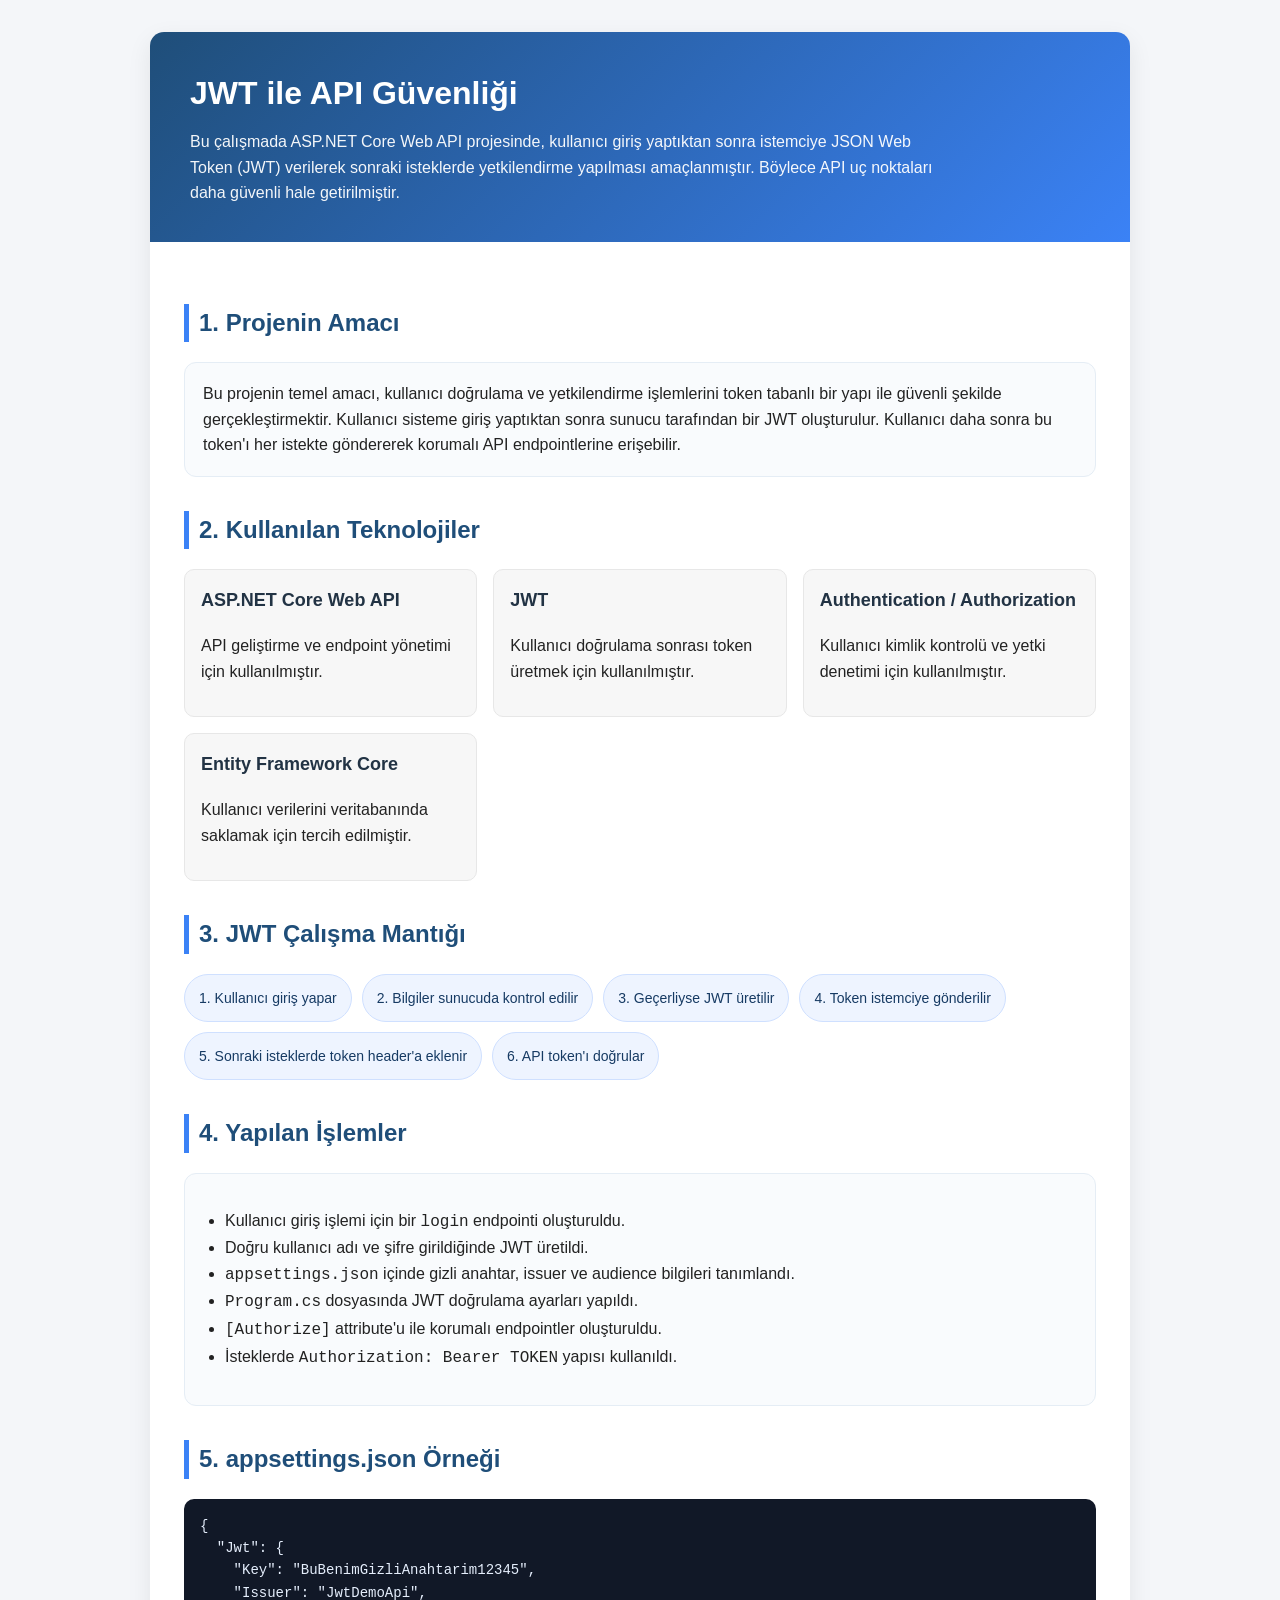
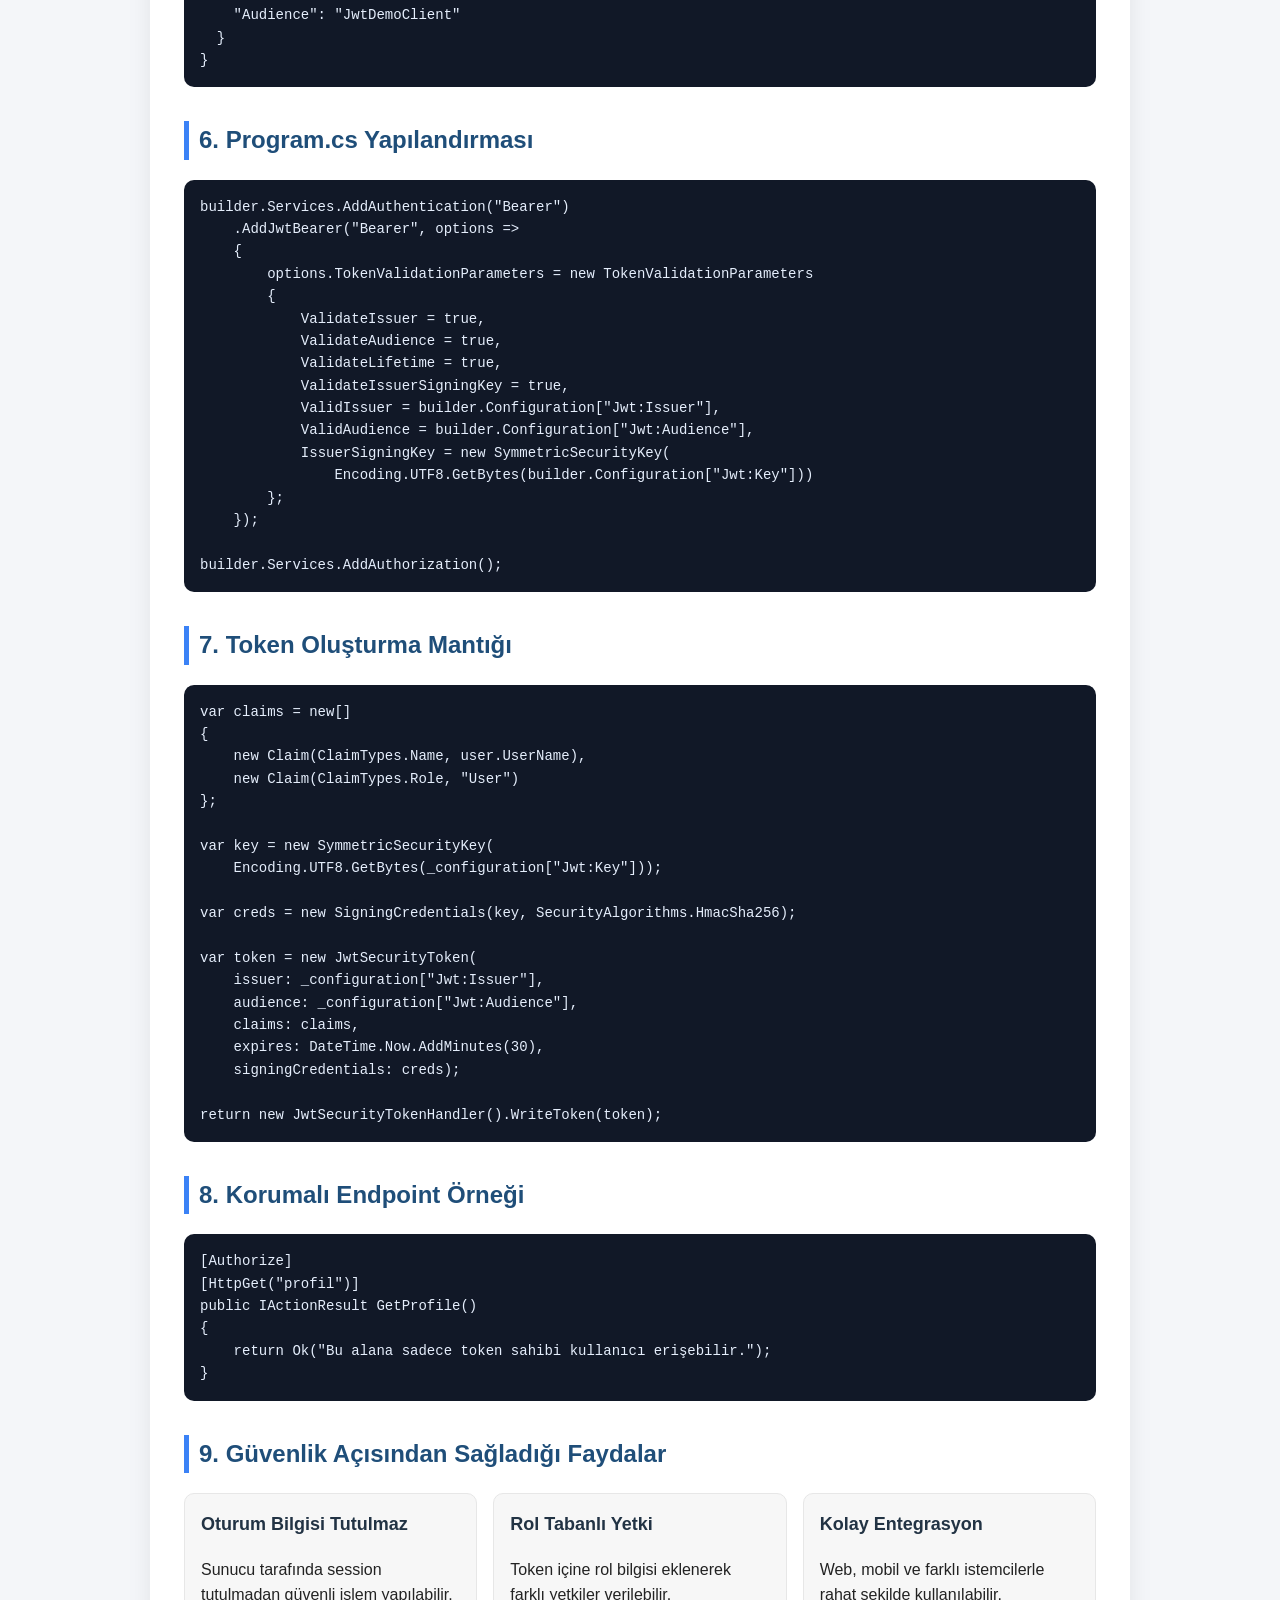
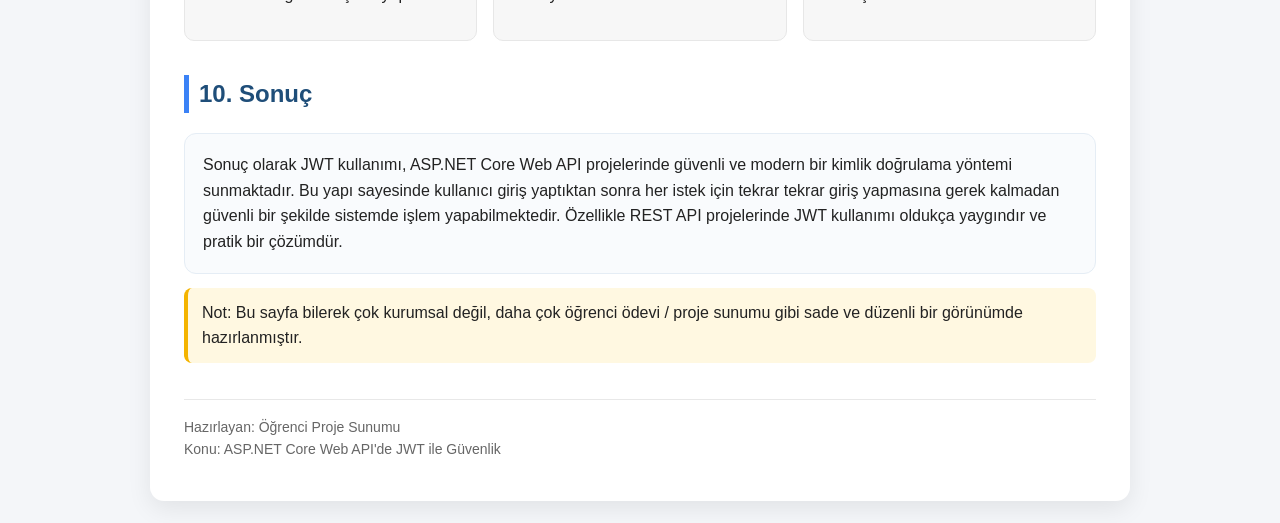
<file: StajProjesiHtml/index.html>
<!DOCTYPE html>
<html lang="tr">
<head>
  <meta charset="UTF-8" />
  <meta name="viewport" content="width=device-width, initial-scale=1.0" />
  <title>JWT ile API Güvenliği - ASP.NET Core Web API</title>
  <link rel="stylesheet" href="style.css" />
</head>
<body>
  <div class="container">
    <div class="hero">
      <h1>JWT ile API Güvenliği</h1>
      <p>
        Bu çalışmada ASP.NET Core Web API projesinde, kullanıcı giriş yaptıktan sonra istemciye
        JSON Web Token (JWT) verilerek sonraki isteklerde yetkilendirme yapılması amaçlanmıştır.
        Böylece API uç noktaları daha güvenli hale getirilmiştir.
      </p>
    </div>

    <div class="content">
      <h2>1. Projenin Amacı</h2>
      <div class="card">
        Bu projenin temel amacı, kullanıcı doğrulama ve yetkilendirme işlemlerini token tabanlı
        bir yapı ile güvenli şekilde gerçekleştirmektir. Kullanıcı sisteme giriş yaptıktan sonra
        sunucu tarafından bir JWT oluşturulur. Kullanıcı daha sonra bu token'ı her istekte
        göndererek korumalı API endpointlerine erişebilir.
      </div>

      <h2>2. Kullanılan Teknolojiler</h2>
      <div class="grid">
        <div class="mini">
          <h3>ASP.NET Core Web API</h3>
          <p>API geliştirme ve endpoint yönetimi için kullanılmıştır.</p>
        </div>
        <div class="mini">
          <h3>JWT</h3>
          <p>Kullanıcı doğrulama sonrası token üretmek için kullanılmıştır.</p>
        </div>
        <div class="mini">
          <h3>Authentication / Authorization</h3>
          <p>Kullanıcı kimlik kontrolü ve yetki denetimi için kullanılmıştır.</p>
        </div>
        <div class="mini">
          <h3>Entity Framework Core</h3>
          <p>Kullanıcı verilerini veritabanında saklamak için tercih edilmiştir.</p>
        </div>
      </div>

      <h2>3. JWT Çalışma Mantığı</h2>
      <div class="flow">
        <div class="step">1. Kullanıcı giriş yapar</div>
        <div class="step">2. Bilgiler sunucuda kontrol edilir</div>
        <div class="step">3. Geçerliyse JWT üretilir</div>
        <div class="step">4. Token istemciye gönderilir</div>
        <div class="step">5. Sonraki isteklerde token header'a eklenir</div>
        <div class="step">6. API token'ı doğrular</div>
      </div>

      <h2>4. Yapılan İşlemler</h2>
      <div class="card">
        <ul>
          <li>Kullanıcı giriş işlemi için bir <code>login</code> endpointi oluşturuldu.</li>
          <li>Doğru kullanıcı adı ve şifre girildiğinde JWT üretildi.</li>
          <li><code>appsettings.json</code> içinde gizli anahtar, issuer ve audience bilgileri tanımlandı.</li>
          <li><code>Program.cs</code> dosyasında JWT doğrulama ayarları yapıldı.</li>
          <li><code>[Authorize]</code> attribute'u ile korumalı endpointler oluşturuldu.</li>
          <li>İsteklerde <code>Authorization: Bearer TOKEN</code> yapısı kullanıldı.</li>
        </ul>
      </div>

      <h2>5. appsettings.json Örneği</h2>
      <pre>{
  "Jwt": {
    "Key": "BuBenimGizliAnahtarim12345",
    "Issuer": "JwtDemoApi",
    "Audience": "JwtDemoClient"
  }
}</pre>

      <h2>6. Program.cs Yapılandırması</h2>
      <pre>builder.Services.AddAuthentication("Bearer")
    .AddJwtBearer("Bearer", options =>
    {
        options.TokenValidationParameters = new TokenValidationParameters
        {
            ValidateIssuer = true,
            ValidateAudience = true,
            ValidateLifetime = true,
            ValidateIssuerSigningKey = true,
            ValidIssuer = builder.Configuration["Jwt:Issuer"],
            ValidAudience = builder.Configuration["Jwt:Audience"],
            IssuerSigningKey = new SymmetricSecurityKey(
                Encoding.UTF8.GetBytes(builder.Configuration["Jwt:Key"]))
        };
    });

builder.Services.AddAuthorization();</pre>

      <h2>7. Token Oluşturma Mantığı</h2>
      <pre>var claims = new[]
{
    new Claim(ClaimTypes.Name, user.UserName),
    new Claim(ClaimTypes.Role, "User")
};

var key = new SymmetricSecurityKey(
    Encoding.UTF8.GetBytes(_configuration["Jwt:Key"]));

var creds = new SigningCredentials(key, SecurityAlgorithms.HmacSha256);

var token = new JwtSecurityToken(
    issuer: _configuration["Jwt:Issuer"],
    audience: _configuration["Jwt:Audience"],
    claims: claims,
    expires: DateTime.Now.AddMinutes(30),
    signingCredentials: creds);

return new JwtSecurityTokenHandler().WriteToken(token);</pre>

      <h2>8. Korumalı Endpoint Örneği</h2>
      <pre>[Authorize]
[HttpGet("profil")]
public IActionResult GetProfile()
{
    return Ok("Bu alana sadece token sahibi kullanıcı erişebilir.");
}</pre>

      <h2>9. Güvenlik Açısından Sağladığı Faydalar</h2>
      <div class="grid">
        <div class="mini">
          <h3>Oturum Bilgisi Tutulmaz</h3>
          <p>Sunucu tarafında session tutulmadan güvenli işlem yapılabilir.</p>
        </div>
        <div class="mini">
          <h3>Rol Tabanlı Yetki</h3>
          <p>Token içine rol bilgisi eklenerek farklı yetkiler verilebilir.</p>
        </div>
        <div class="mini">
          <h3>Kolay Entegrasyon</h3>
          <p>Web, mobil ve farklı istemcilerle rahat şekilde kullanılabilir.</p>
        </div>
      </div>

      <h2>10. Sonuç</h2>
      <div class="card">
        Sonuç olarak JWT kullanımı, ASP.NET Core Web API projelerinde güvenli ve modern bir
        kimlik doğrulama yöntemi sunmaktadır. Bu yapı sayesinde kullanıcı giriş yaptıktan sonra
        her istek için tekrar tekrar giriş yapmasına gerek kalmadan güvenli bir şekilde sistemde
        işlem yapabilmektedir. Özellikle REST API projelerinde JWT kullanımı oldukça yaygındır
        ve pratik bir çözümdür.
      </div>

      <div class="note">
        Not: Bu sayfa bilerek çok kurumsal değil, daha çok öğrenci ödevi / proje sunumu gibi sade
        ve düzenli bir görünümde hazırlanmıştır.
      </div>

      <div class="footer">
        Hazırlayan: Öğrenci Proje Sunumu<br />
        Konu: ASP.NET Core Web API'de JWT ile Güvenlik
      </div>
    </div>
  </div>
</body>
</html>
</file>
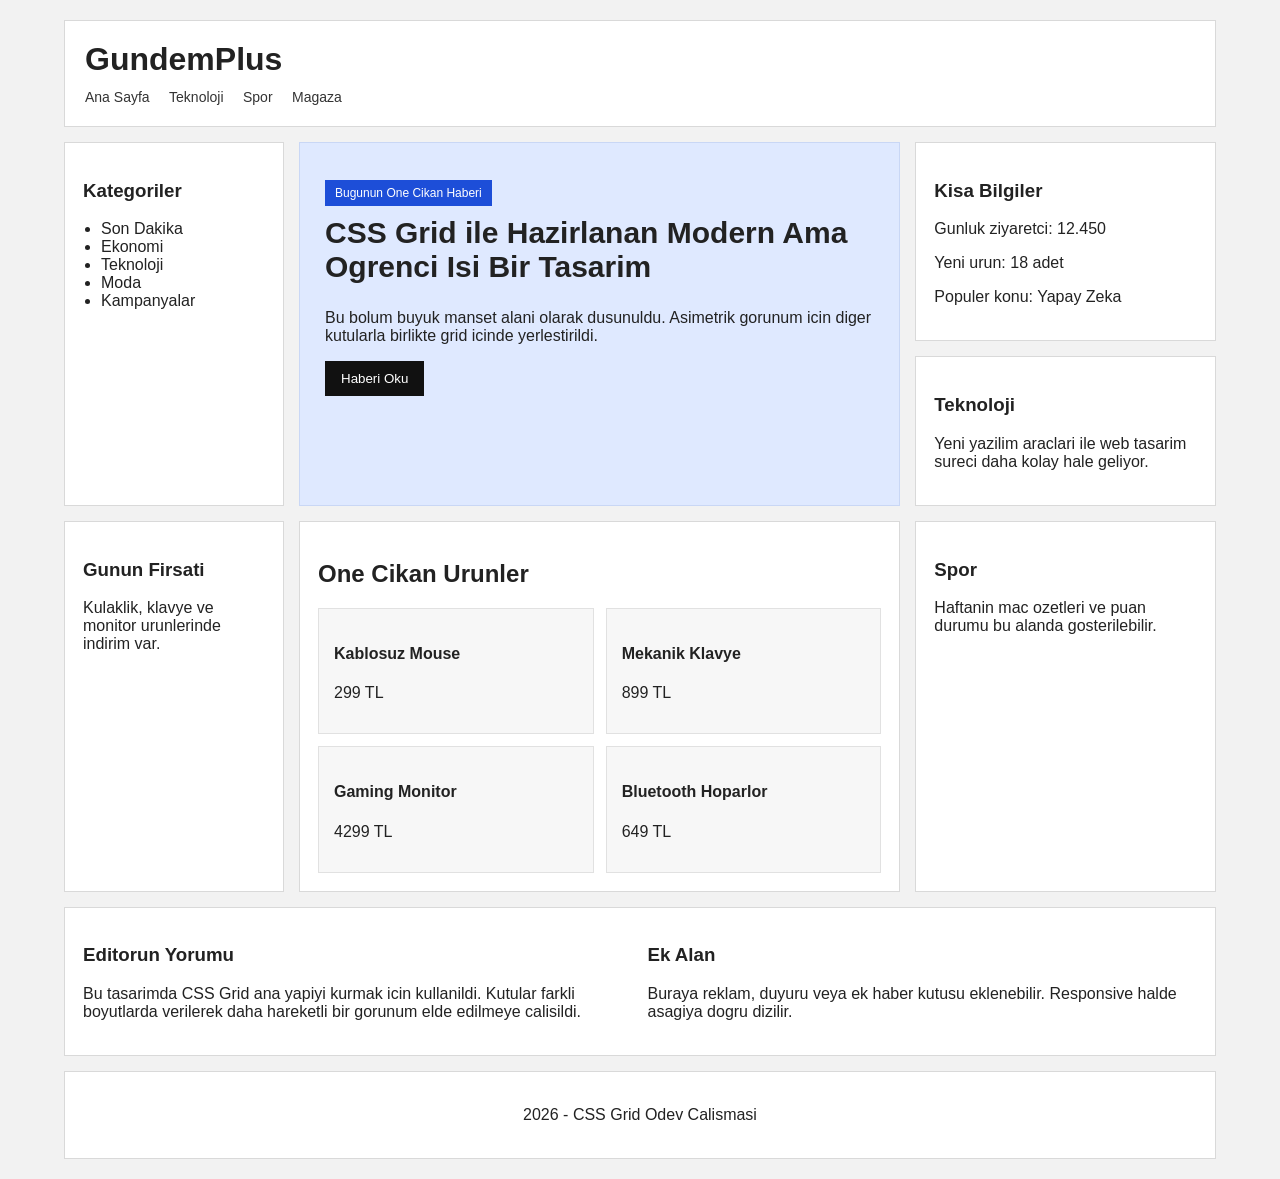
<file: StajProjesiHtml2/index.html>
<!DOCTYPE html>
<html lang="tr">
<head>
  <meta charset="UTF-8">
  <meta name="viewport" content="width=device-width, initial-scale=1.0">
  <title>CSS Grid Proje Ödevi</title>
  <link rel="stylesheet" href="style.css">
</head>
<body>
  <div class="sayfa">
    <header class="ust-alan">
      <h1>GundemPlus</h1>
      <nav>
        <a href="#">Ana Sayfa</a>
        <a href="#">Teknoloji</a>
        <a href="#">Spor</a>
        <a href="#">Magaza</a>
      </nav>
    </header>

    <section class="hero">
      <div>
        <p class="etiket">Bugunun One Cikan Haberi</p>
        <h2>CSS Grid ile Hazirlanan Modern Ama Ogrenci Isi Bir Tasarim</h2>
        <p>
          Bu bolum buyuk manset alani olarak dusunuldu. Asimetrik gorunum icin
          diger kutularla birlikte grid icinde yerlestirildi.
        </p>
        <button>Haberi Oku</button>
      </div>
    </section>

    <aside class="sol-menu">
      <h3>Kategoriler</h3>
      <ul>
        <li>Son Dakika</li>
        <li>Ekonomi</li>
        <li>Teknoloji</li>
        <li>Moda</li>
        <li>Kampanyalar</li>
      </ul>
    </aside>

    <aside class="sag-kutu">
      <h3>Kisa Bilgiler</h3>
      <p>Gunluk ziyaretci: 12.450</p>
      <p>Yeni urun: 18 adet</p>
      <p>Populer konu: Yapay Zeka</p>
    </aside>

    <section class="kart kart1">
      <h3>Teknoloji</h3>
      <p>Yeni yazilim araclari ile web tasarim sureci daha kolay hale geliyor.</p>
    </section>

    <section class="kart kart2">
      <h3>Gunun Firsati</h3>
      <p>Kulaklik, klavye ve monitor urunlerinde indirim var.</p>
    </section>

    <section class="kart kart3">
      <h3>Spor</h3>
      <p>Haftanin mac ozetleri ve puan durumu bu alanda gosterilebilir.</p>
    </section>

    <section class="urunler">
      <h2>One Cikan Urunler</h2>
      <div class="urun-grid">
        <div class="urun">
          <h4>Kablosuz Mouse</h4>
          <p>299 TL</p>
        </div>
        <div class="urun">
          <h4>Mekanik Klavye</h4>
          <p>899 TL</p>
        </div>
        <div class="urun">
          <h4>Gaming Monitor</h4>
          <p>4299 TL</p>
        </div>
        <div class="urun">
          <h4>Bluetooth Hoparlor</h4>
          <p>649 TL</p>
        </div>
      </div>
    </section>

    <section class="alt-icerik">
      <div class="yazi">
        <h3>Editorun Yorumu</h3>
        <p>
          Bu tasarimda CSS Grid ana yapiyi kurmak icin kullanildi. Kutular farkli
          boyutlarda verilerek daha hareketli bir gorunum elde edilmeye calisildi.
        </p>
      </div>
      <div class="yazi">
        <h3>Ek Alan</h3>
        <p>
          Buraya reklam, duyuru veya ek haber kutusu eklenebilir. Responsive halde
          asagiya dogru dizilir.
        </p>
      </div>
    </section>

    <footer class="alt-alan">
      <p>2026 - CSS Grid Odev Calismasi</p>
    </footer>
  </div>
</body>
</html>
</file>
<file: StajProjesiHtml/style.css>
* {
  box-sizing: border-box;
}

body {
  margin: 0;
  font-family: Arial, Helvetica, sans-serif;
  background: #f4f6f9;
  color: #222;
  line-height: 1.6;
}

.container {
  max-width: 980px;
  margin: 32px auto;
  background: #fff;
  border-radius: 14px;
  box-shadow: 0 8px 24px rgba(0, 0, 0, 0.08);
  overflow: hidden;
}

.hero {
  background: linear-gradient(135deg, #1f4e79, #3b82f6);
  color: white;
  padding: 36px 40px;
}

.hero h1 {
  margin: 0 0 10px;
  font-size: 32px;
}

.hero p {
  margin: 0;
  max-width: 760px;
  opacity: 0.95;
}

.content {
  padding: 28px 34px 40px;
}

h2 {
  color: #1f4e79;
  border-left: 5px solid #3b82f6;
  padding-left: 10px;
  margin-top: 34px;
  font-size: 24px;
}

.card {
  background: #f9fbfd;
  border: 1px solid #e5edf5;
  border-radius: 12px;
  padding: 18px;
  margin-top: 14px;
}

.grid {
  display: grid;
  grid-template-columns: repeat(auto-fit, minmax(240px, 1fr));
  gap: 16px;
  margin-top: 14px;
}

.mini {
  background: #f7f7f7;
  border: 1px solid #e7e7e7;
  border-radius: 10px;
  padding: 16px;
}

.mini h3 {
  margin-top: 0;
  color: #234;
  font-size: 18px;
}

ul {
  padding-left: 22px;
}

code,
pre {
  font-family: Consolas, monospace;
}

pre {
  background: #111827;
  color: #e5eefc;
  padding: 16px;
  border-radius: 10px;
  overflow-x: auto;
  font-size: 14px;
  white-space: pre-wrap;
  word-break: break-word;
}

.flow {
  display: flex;
  flex-wrap: wrap;
  gap: 10px;
  margin-top: 12px;
}

.step {
  background: #eef4ff;
  color: #163a63;
  padding: 12px 14px;
  border-radius: 999px;
  border: 1px solid #cfe0ff;
  font-size: 14px;
}

.footer {
  margin-top: 36px;
  padding-top: 16px;
  border-top: 1px solid #e8e8e8;
  color: #666;
  font-size: 14px;
}

.note {
  background: #fff8e1;
  border-left: 4px solid #f4b400;
  padding: 12px 14px;
  border-radius: 8px;
  margin-top: 14px;
}
</file>
<file: StajProjesiHtml2/style.css>
* {
  box-sizing: border-box;
}

body {
  margin: 0;
  font-family: Arial, sans-serif;
  background-color: #f2f2f2;
  color: #222;
}

.sayfa {
  width: 90%;
  max-width: 1200px;
  margin: 20px auto;
  display: grid;
  grid-template-columns: 220px 2fr 1fr;
  grid-template-rows: auto auto auto auto auto;
  gap: 15px;
}

.ust-alan {
  grid-column: 1 / 4;
  background-color: #ffffff;
  padding: 20px;
  border: 1px solid #d9d9d9;
}

.ust-alan h1 {
  margin: 0 0 10px 0;
}

.ust-alan nav a {
  text-decoration: none;
  color: #333;
  margin-right: 15px;
  font-size: 14px;
}

.hero {
  grid-column: 2 / 3;
  grid-row: 2 / 4;
  background: #dfe9ff;
  padding: 25px;
  min-height: 280px;
  border: 1px solid #c9d7f5;
}

.etiket {
  background-color: #1d4ed8;
  color: white;
  display: inline-block;
  padding: 6px 10px;
  font-size: 12px;
  margin-bottom: 10px;
}

.hero h2 {
  margin-top: 0;
  font-size: 30px;
}

.hero button {
  background-color: #111;
  color: white;
  border: none;
  padding: 10px 16px;
  cursor: pointer;
}

.sol-menu,
.sag-kutu,
.kart,
.urunler,
.alt-icerik,
.alt-alan {
  background-color: white;
  border: 1px solid #d9d9d9;
  padding: 18px;
}

.sol-menu {
  grid-column: 1 / 2;
  grid-row: 2 / 4;
}

.sol-menu ul {
  padding-left: 18px;
}

.sag-kutu {
  grid-column: 3 / 4;
  grid-row: 2 / 3;
}

.kart1 {
  grid-column: 3 / 4;
  grid-row: 3 / 4;
}

.kart2 {
  grid-column: 1 / 2;
  grid-row: 4 / 5;
}

.kart3 {
  grid-column: 3 / 4;
  grid-row: 4 / 5;
}

.urunler {
  grid-column: 2 / 3;
  grid-row: 4 / 5;
}

.urun-grid {
  display: grid;
  grid-template-columns: repeat(2, 1fr);
  gap: 12px;
}

.urun {
  background-color: #f7f7f7;
  border: 1px solid #e1e1e1;
  padding: 15px;
}

.alt-icerik {
  grid-column: 1 / 4;
  grid-row: 5 / 6;
  display: grid;
  grid-template-columns: 1fr 1fr;
  gap: 15px;
}

.alt-alan {
  grid-column: 1 / 4;
  text-align: center;
}

@media (max-width: 900px) {
  .sayfa {
    grid-template-columns: 1fr 1fr;
  }

  .ust-alan,
  .alt-icerik,
  .alt-alan {
    grid-column: 1 / 3;
  }

  .sol-menu {
    grid-column: 1 / 2;
    grid-row: auto;
  }

  .hero {
    grid-column: 2 / 3;
    grid-row: auto;
  }

  .sag-kutu,
  .kart1,
  .kart2,
  .kart3,
  .urunler {
    grid-column: span 1;
    grid-row: auto;
  }
}

@media (max-width: 600px) {
  .sayfa {
    grid-template-columns: 1fr;
  }

  .ust-alan,
  .hero,
  .sol-menu,
  .sag-kutu,
  .kart1,
  .kart2,
  .kart3,
  .urunler,
  .alt-icerik,
  .alt-alan {
    grid-column: 1 / 2;
  }

  .alt-icerik,
  .urun-grid {
    grid-template-columns: 1fr;
  }

  .hero h2 {
    font-size: 24px;
  }
}
</file>
